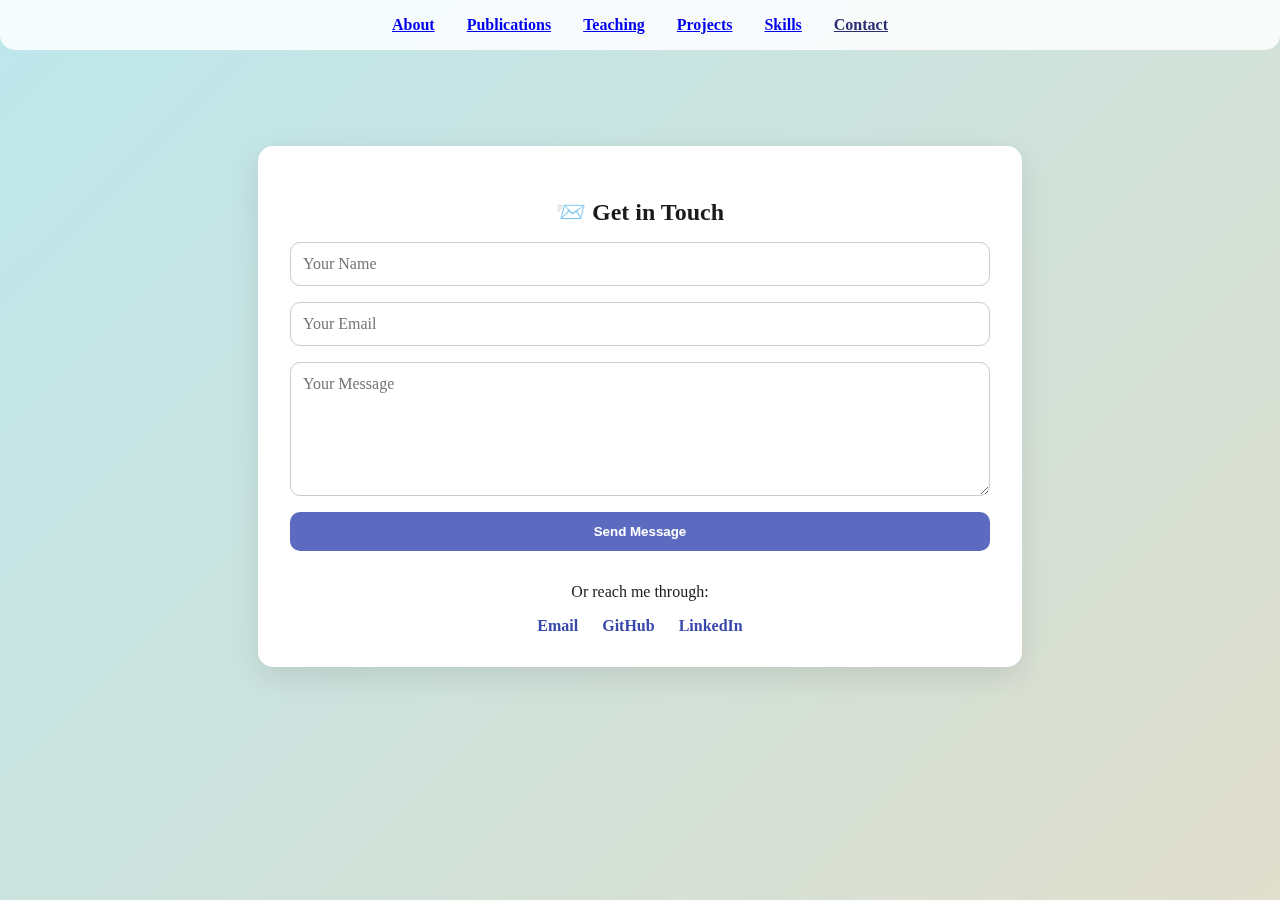
<file: contact.html>
<!DOCTYPE html>
<html lang="en">
<head>
  <meta charset="UTF-8" />
  <meta name="viewport" content="width=device-width, initial-scale=1.0" />
  <title>Contact - Dr. Alok Tiwari</title>
  <link rel="stylesheet" href="style.css" />
  <link href="https://cdn.jsdelivr.net/npm/aos@2.3.1/dist/aos.css" rel="stylesheet">
  <script src="https://cdn.jsdelivr.net/npm/aos@2.3.1/dist/aos.js"></script>
  <style>
    .contact-container {
      max-width: 700px;
      margin: 3rem auto;
      background: white;
      border-radius: 15px;
      padding: 2rem;
      box-shadow: 0 10px 30px rgba(0,0,0,0.1);
    }

    .contact-container h2 {
      text-align: center;
      margin-bottom: 1rem;
    }

    form {
      display: flex;
      flex-direction: column;
      gap: 1rem;
    }

    input, textarea {
      padding: 0.75rem;
      border: 1px solid #ccc;
      border-radius: 10px;
      font-family: 'Roboto Serif', serif;
      font-size: 1rem;
    }

    button {
      background: #5c6bc0;
      color: white;
      padding: 0.75rem;
      border: none;
      border-radius: 10px;
      font-weight: bold;
      cursor: pointer;
    }

    button:hover {
      background: #3f51b5;
    }

    .social-links {
      text-align: center;
      margin-top: 2rem;
    }

    .social-links a {
      margin: 0 10px;
      text-decoration: none;
      font-weight: bold;
      color: #3949ab;
    }
  </style>
</head>
<body onload="AOS.init();">
  <header class="navbar">
    <nav>
      <ul>
        <li><a href="index.html">About</a></li>
        <li><a href="publications.html">Publications</a></li>
        <li><a href="teaching.html">Teaching</a></li>
        <li><a href="projects.html">Projects</a></li>
        <li><a href="skills.html">Skills</a></li>
        <li class="active">Contact</li>
      </ul>
    </nav>
  </header>

  <main class="about-section" data-aos="fade-up">
    <div class="contact-container">
      <h2>📨 Get in Touch</h2>
      <form action="https://formspree.io/shodhkarta.alok@gmail.com" method="POST">
        <input type="text" name="name" placeholder="Your Name" required />
        <input type="email" name="_replyto" placeholder="Your Email" required />
        <textarea name="message" rows="6" placeholder="Your Message" required></textarea>
        <button type="submit">Send Message</button>
      </form>

      <div class="social-links">
        <p>Or reach me through:</p>
        <a href="mailto:shodhkarta.alok@gmail.com" target="_blank">Email</a>
        <a href="https://github.com/dr-alok-tiwari" target="_blank">GitHub</a>
        <a href="https://www.linkedin.com/in/dr-alok-tiwari/" target="_blank">LinkedIn</a>
      </div>
    </div>
  </main>
</body>
</html>
</file>
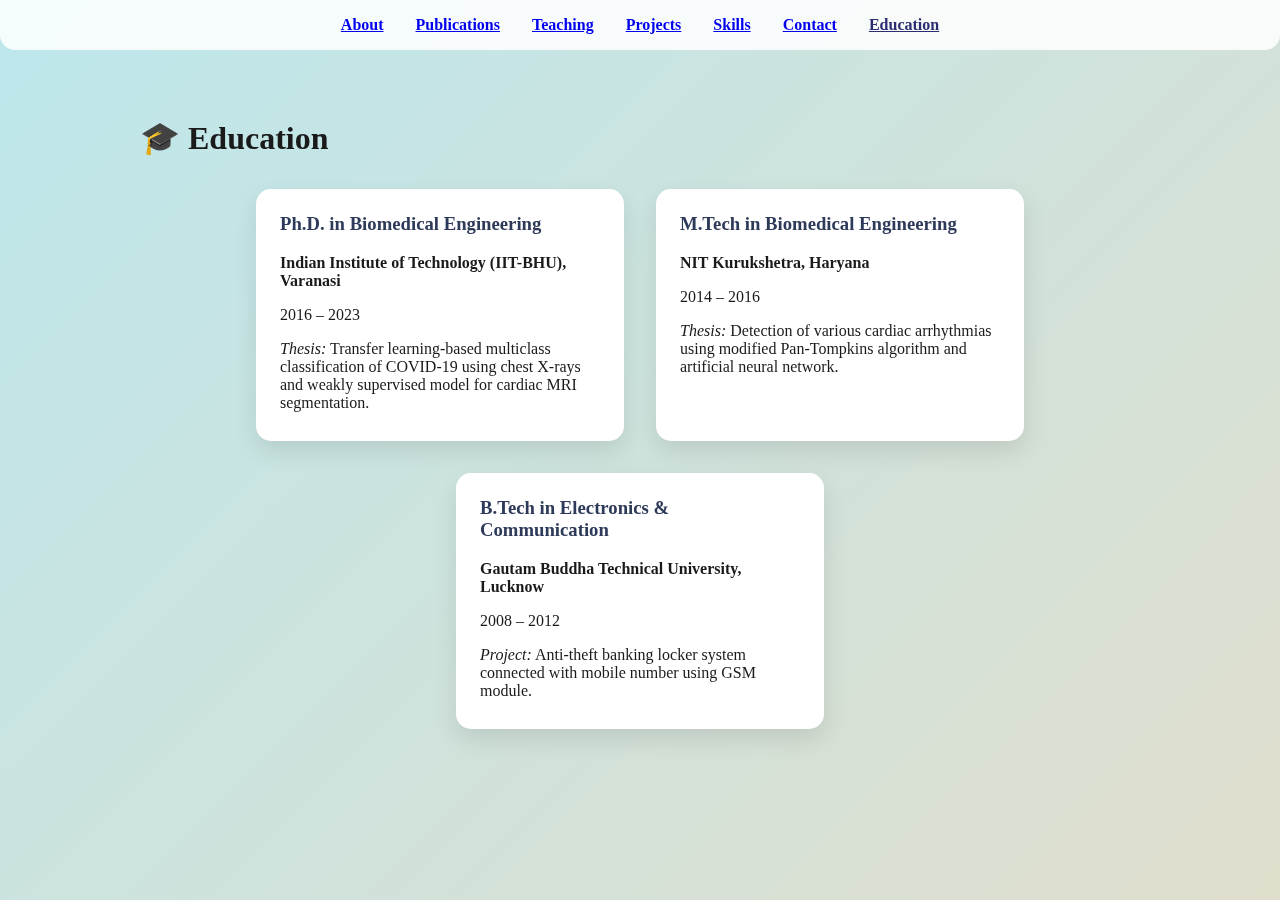
<file: education.html>
<!DOCTYPE html>
<html lang="en">
<head>
  <meta charset="UTF-8" />
  <meta name="viewport" content="width=device-width, initial-scale=1.0" />
  <title>Education - Dr. Alok Tiwari</title>
  <link rel="stylesheet" href="style.css" />
  <link href="https://cdn.jsdelivr.net/npm/aos@2.3.1/dist/aos.css" rel="stylesheet">
  <script src="https://cdn.jsdelivr.net/npm/aos@2.3.1/dist/aos.js"></script>
  <style>
    .education-container {
      display: flex;
      flex-wrap: wrap;
      gap: 2rem;
      margin-top: 2rem;
      justify-content: center;
      padding: 0 2rem;
    }

    .edu-card {
      background: #fff;
      border-radius: 15px;
      padding: 1.5rem;
      box-shadow: 0 10px 25px rgba(0,0,0,0.1);
      width: 320px;
      transition: transform 0.3s ease, box-shadow 0.3s ease;
    }

    .edu-card:hover {
      transform: translateY(-5px);
      box-shadow: 0 20px 35px rgba(0,0,0,0.15);
    }

    .edu-card h3 {
      margin-top: 0;
      color: #2e3a59;
    }

    .edu-card p {
      margin-bottom: 0.3rem;
    }

    .edu-card small {
      color: #666;
    }
  </style>
</head>
<body onload="AOS.init();">
  <header class="navbar">
    <nav>
      <ul>
        <li><a href="index.html">About</a></li>
        <li><a href="publications.html">Publications</a></li>
        <li><a href="teaching.html">Teaching</a></li>
        <li><a href="projects.html">Projects</a></li>
        <li><a href="skills.html">Skills</a></li>
        <li><a href="contact.html">Contact</a></li>
        <li class="active">Education</li>
      </ul>
    </nav>
  </header>

  <main class="about-section" data-aos="fade-up">
    <h1>🎓 Education</h1>

    <div class="education-container">
      <div class="edu-card" data-aos="zoom-in">
        <h3>Ph.D. in Biomedical Engineering</h3>
        <p><strong>Indian Institute of Technology (IIT-BHU), Varanasi</strong></p>
        <p>2016 – 2023</p>
        <p><em>Thesis:</em> Transfer learning-based multiclass classification of COVID-19 using chest X-rays and weakly supervised model for cardiac MRI segmentation.</p>
      </div>

      <div class="edu-card" data-aos="zoom-in" data-aos-delay="100">
        <h3>M.Tech in Biomedical Engineering</h3>
        <p><strong>NIT Kurukshetra, Haryana</strong></p>
        <p>2014 – 2016</p>
        <p><em>Thesis:</em> Detection of various cardiac arrhythmias using modified Pan-Tompkins algorithm and artificial neural network.</p>
      </div>

      <div class="edu-card" data-aos="zoom-in" data-aos-delay="200">
        <h3>B.Tech in Electronics & Communication</h3>
        <p><strong>Gautam Buddha Technical University, Lucknow</strong></p>
        <p>2008 – 2012</p>
        <p><em>Project:</em> Anti-theft banking locker system connected with mobile number using GSM module.</p>
      </div>
    </div>
  </main>
</body>
</html>
</file>
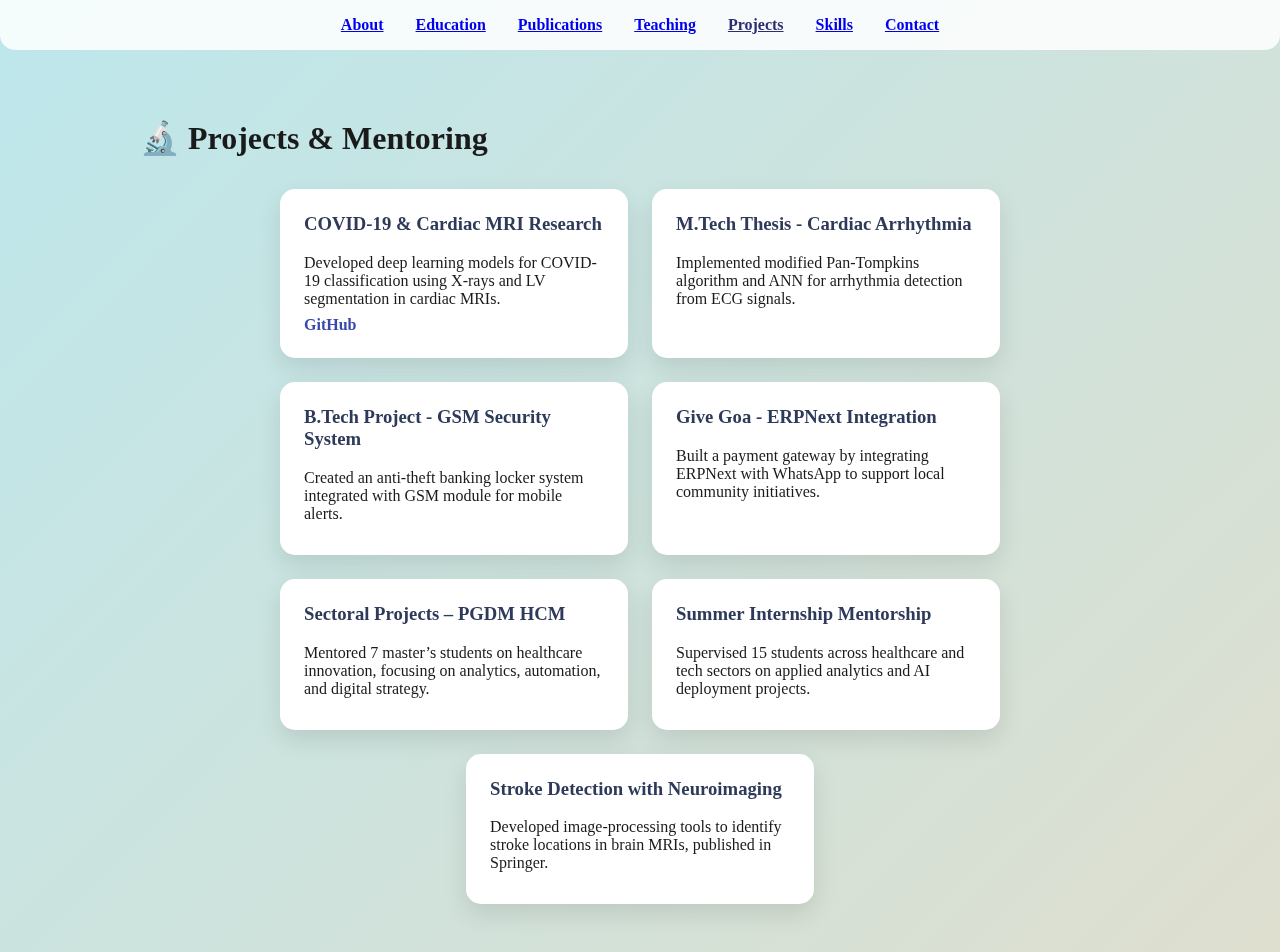
<file: projects.html>
<!DOCTYPE html>
<html lang="en">
<head>
  <meta charset="UTF-8" />
  <meta name="viewport" content="width=device-width, initial-scale=1.0" />
  <title>Projects - Dr. Alok Tiwari</title>
  <link rel="stylesheet" href="style.css" />
  <link href="https://cdn.jsdelivr.net/npm/aos@2.3.1/dist/aos.css" rel="stylesheet">
  <script src="https://cdn.jsdelivr.net/npm/aos@2.3.1/dist/aos.js"></script>
  <style>
    .projects-container {
      display: flex;
      flex-wrap: wrap;
      gap: 1.5rem;
      margin-top: 2rem;
      justify-content: center;
    }

    .project-card {
      background: #fff;
      border-radius: 15px;
      padding: 1.5rem;
      box-shadow: 0 10px 25px rgba(0,0,0,0.1);
      width: 300px;
      transition: transform 0.3s ease, box-shadow 0.3s ease;
    }

    .project-card:hover {
      transform: translateY(-5px);
      box-shadow: 0 20px 35px rgba(0,0,0,0.15);
    }

    .project-card h3 {
      margin-top: 0;
      color: #2e3a59;
    }

    .project-card p {
      margin-bottom: 0.5rem;
    }

    .project-card a {
      text-decoration: none;
      color: #3949ab;
      font-weight: bold;
    }
  </style>
</head>
<body onload="AOS.init();">
  <header class="navbar">
    <nav>
      <ul>
        <li><a href="index.html">About</a></li>
        <li><a href="education.html">Education</a></li>
        <li><a href="publications.html">Publications</a></li>
        <li><a href="teaching.html">Teaching</a></li>
        <li class="active">Projects</li>
        <li><a href="skills.html">Skills</a></li>
        <li><a href="contact.html">Contact</a></li>
      </ul>
    </nav>
  </header>

  <main class="about-section" data-aos="fade-up">
    <h1>🔬 Projects & Mentoring</h1>

    <div class="projects-container">
      <div class="project-card" data-aos="zoom-in">
        <h3>COVID-19 & Cardiac MRI Research</h3>
        <p>Developed deep learning models for COVID-19 classification using X-rays and LV segmentation in cardiac MRIs.</p>
        <a href="https://github.com/dr-alok-tiwari" target="_blank">GitHub</a>
      </div>

      <div class="project-card" data-aos="zoom-in" data-aos-delay="100">
        <h3>M.Tech Thesis - Cardiac Arrhythmia</h3>
        <p>Implemented modified Pan-Tompkins algorithm and ANN for arrhythmia detection from ECG signals.</p>
      </div>

      <div class="project-card" data-aos="zoom-in" data-aos-delay="200">
        <h3>B.Tech Project - GSM Security System</h3>
        <p>Created an anti-theft banking locker system integrated with GSM module for mobile alerts.</p>
      </div>

      <div class="project-card" data-aos="zoom-in" data-aos-delay="300">
        <h3>Give Goa - ERPNext Integration</h3>
        <p>Built a payment gateway by integrating ERPNext with WhatsApp to support local community initiatives.</p>
      </div>

      <div class="project-card" data-aos="zoom-in" data-aos-delay="400">
        <h3>Sectoral Projects – PGDM HCM</h3>
        <p>Mentored 7 master’s students on healthcare innovation, focusing on analytics, automation, and digital strategy.</p>
      </div>

      <div class="project-card" data-aos="zoom-in" data-aos-delay="500">
        <h3>Summer Internship Mentorship</h3>
        <p>Supervised 15 students across healthcare and tech sectors on applied analytics and AI deployment projects.</p>
      </div>

      <div class="project-card" data-aos="zoom-in" data-aos-delay="600">
        <h3>Stroke Detection with Neuroimaging</h3>
        <p>Developed image-processing tools to identify stroke locations in brain MRIs, published in Springer.</p>
      </div>
    </div>
  </main>
</body>
</html>
</file>
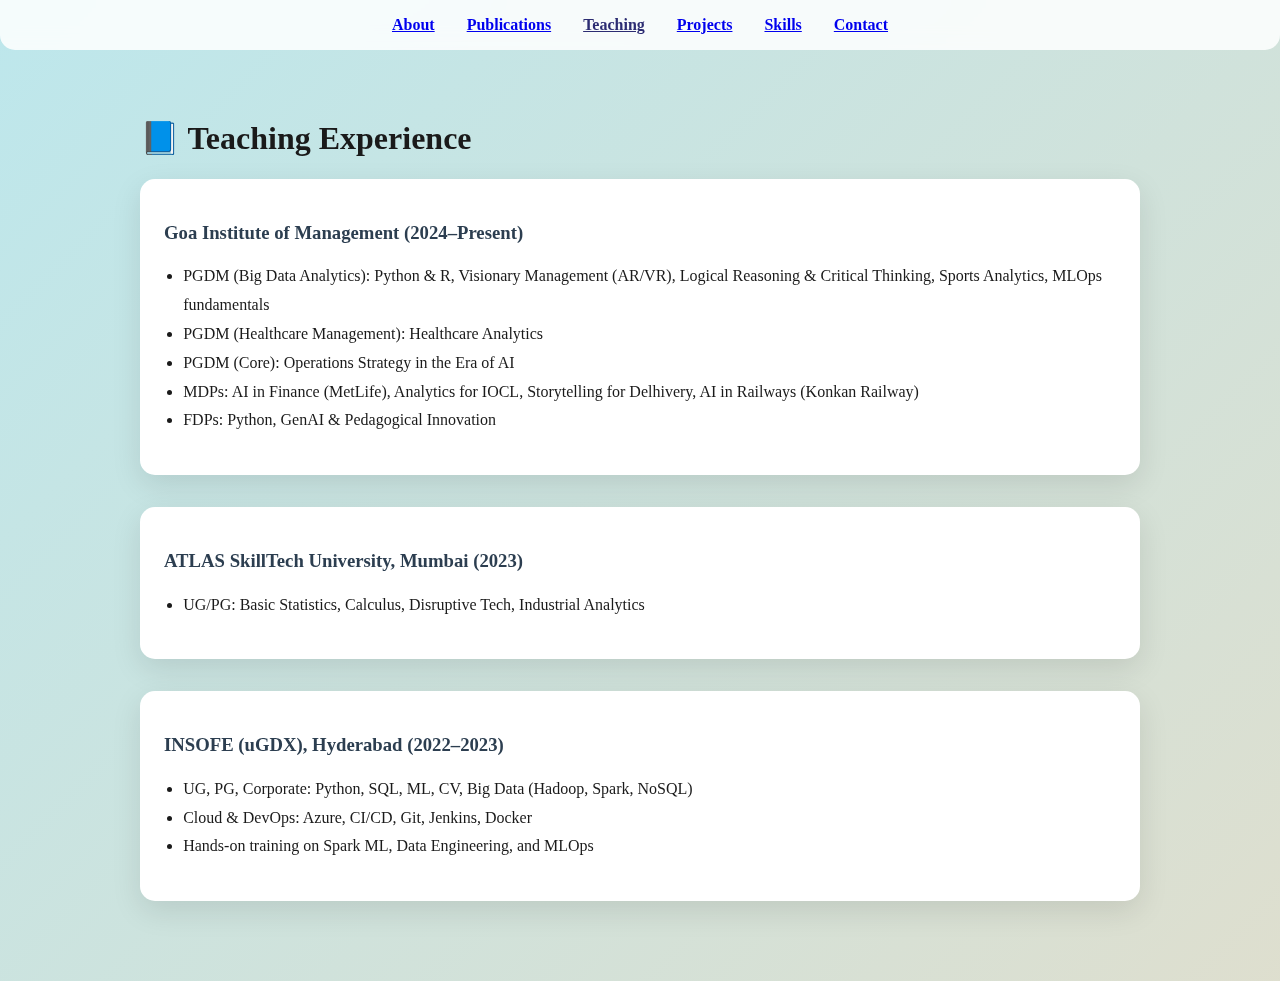
<file: teaching.html>
<!DOCTYPE html>
<html lang="en">
<head>
  <meta charset="UTF-8" />
  <meta name="viewport" content="width=device-width, initial-scale=1.0" />
  <title>Teaching - Dr. Alok Tiwari</title>
  <link rel="stylesheet" href="style.css" />
  <link href="https://cdn.jsdelivr.net/npm/aos@2.3.1/dist/aos.css" rel="stylesheet">
  <script src="https://cdn.jsdelivr.net/npm/aos@2.3.1/dist/aos.js"></script>
  <style>
    .teaching-card {
      background: white;
      border-radius: 15px;
      box-shadow: 0 10px 30px rgba(0,0,0,0.1);
      padding: 1.5rem;
      margin-bottom: 2rem;
    }

    .teaching-card h3 {
      color: #2c3e50;
    }

    .teaching-card ul {
      margin-top: 1rem;
      padding-left: 1.2rem;
    }

    .teaching-card ul li {
      line-height: 1.8;
    }
  </style>
</head>
<body onload="AOS.init();">
  <header class="navbar">
    <nav>
      <ul>
        <li><a href="index.html">About</a></li>
        <li><a href="publications.html">Publications</a></li>
        <li class="active">Teaching</li>
        <li><a href="projects.html">Projects</a></li>
        <li><a href="skills.html">Skills</a></li>
        <li><a href="contact.html">Contact</a></li>
      </ul>
    </nav>
  </header>

  <main class="about-section" data-aos="fade-up">
    <h1>📘 Teaching Experience</h1>

    <!-- GIM -->
    <div class="teaching-card" data-aos="fade-up">
      <h3>Goa Institute of Management (2024–Present)</h3>
      <ul>
        <li>PGDM (Big Data Analytics): Python & R, Visionary Management (AR/VR), Logical Reasoning & Critical Thinking, Sports Analytics, MLOps fundamentals</li>
        <li>PGDM (Healthcare Management): Healthcare Analytics</li>
         <li>PGDM (Core): Operations Strategy in the Era of AI</li>
        <li>MDPs: AI in Finance (MetLife), Analytics for IOCL, Storytelling for Delhivery, AI in Railways (Konkan Railway)</li>
        <li>FDPs: Python, GenAI & Pedagogical Innovation</li>
      </ul>
    </div>

    <!-- ATLAS -->
    <div class="teaching-card" data-aos="fade-up" data-aos-delay="100">
      <h3>ATLAS SkillTech University, Mumbai (2023)</h3>
      <ul>
        <li>UG/PG: Basic Statistics, Calculus, Disruptive Tech, Industrial Analytics</li>
      </ul>
    </div>

    <!-- INSOFE -->
    <div class="teaching-card" data-aos="fade-up" data-aos-delay="200">
      <h3>INSOFE (uGDX), Hyderabad (2022–2023)</h3>
      <ul>
        <li>UG, PG, Corporate: Python, SQL, ML, CV, Big Data (Hadoop, Spark, NoSQL)</li>
        <li>Cloud & DevOps: Azure, CI/CD, Git, Jenkins, Docker</li>
        <li>Hands-on training on Spark ML, Data Engineering, and MLOps</li>
      </ul>
    </div>
  </main>
</body>
</html>
</file>
<file: style.css>
/* Base Setup */
body {
  margin: 0;
  font-family: 'Roboto Serif', serif;
  background: linear-gradient(135deg, #bde7ec, #ffd6b1, #f1c6e7);
  background-size: 400% 400%;
  animation: gradientBG 20s ease infinite;
  color: #1a1a1a;
}

@keyframes gradientBG {
  0% { background-position: 0% 50%; }
  50% { background-position: 100% 50%; }
  100% { background-position: 0% 50%; }
}

/* Navbar */
.navbar {
  background: rgba(255, 255, 255, 0.85);
  padding: 1rem 2rem;
  border-radius: 0 0 15px 15px;
  backdrop-filter: blur(10px);
  position: sticky;
  top: 0;
  z-index: 100;
}

.navbar nav ul {
  display: flex;
  list-style: none;
  gap: 2rem;
  margin: 0;
  padding: 0;
  justify-content: center;
  flex-wrap: wrap;
}

.navbar nav ul li {
  font-weight: bold;
  cursor: pointer;
  transition: all 0.3s ease;
}

.navbar nav ul li.active,
.navbar nav ul li:hover {
  color: #2c2c72;
  text-decoration: underline;
}

/* Intro Section */
.about-section {
  padding: 3rem 2rem;
  max-width: 1000px;
  margin: auto;
}

.intro {
  display: flex;
  gap: 2rem;
  align-items: center;
  flex-wrap: wrap;
}

.avatar {
  width: 120px;
  height: 120px;
  background-color: #d3d3d3;
  border-radius: 50%;
}

.intro-text {
  flex: 1;
}

.intro-text h1 {
  font-size: 2.5rem;
  margin: 0;
}

.intro-text .title {
  font-size: 1.2rem;
  color: #444;
  margin-top: 0.5rem;
}

/* Cards */
.cards {
  margin-top: 3rem;
  display: flex;
  flex-wrap: wrap;
  justify-content: space-between;
  gap: 1.5rem;
}

.card {
  flex: 1;
  min-width: 250px;
  padding: 1.5rem;
  border-radius: 15px;
  box-shadow: 0 10px 30px rgba(0,0,0,0.1);
  color: white;
  transition: transform 0.3s ease, box-shadow 0.3s ease;
}

.card:hover {
  transform: translateY(-5px);
  box-shadow: 0 15px 40px rgba(0,0,0,0.15);
}

/* Individual Colors */
.card.red {
  background-color: #f0625d;
}

.card.blue {
  background-color: #5c6bc0;
}

.card.yellow {
  background-color: #f4b942;
}

.card.green {
  background-color: #66bb6a;
}

.card.purple {
  background-color: #ab47bc;
}

.card.orange {
  background-color: #ff7043;
}

/* Responsive */
@media (max-width: 768px) {
  .intro {
    flex-direction: column;
    text-align: center;
  }

  .cards {
    flex-direction: column;
  }

  .card {
    margin: 0 auto;
  }
}
</file>
